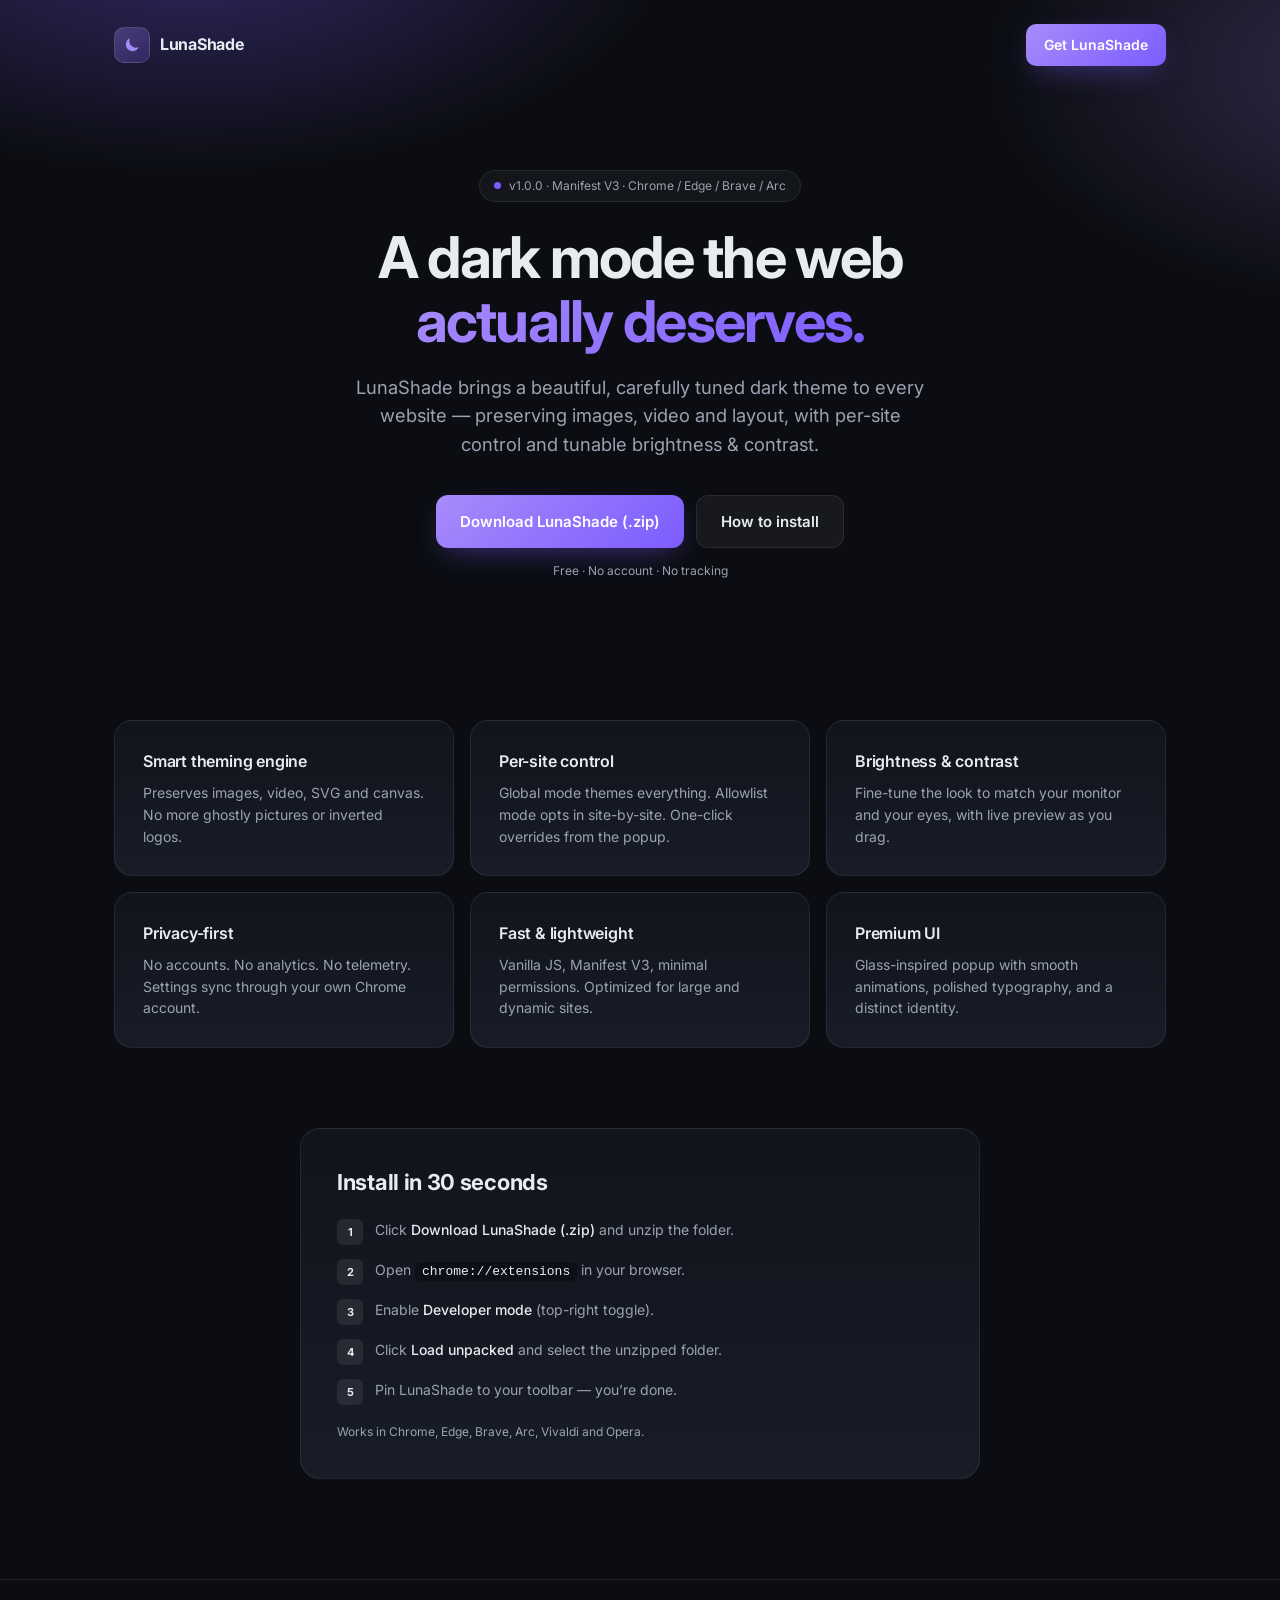
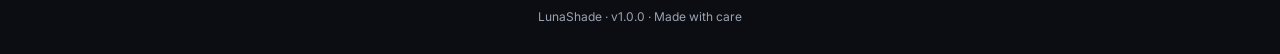
<file: index.html>
<!DOCTYPE html>
<html lang="en">
<head> 
  <meta charset="utf-8" />
  <meta name="viewport" content="width=device-width, initial-scale=1" />
  <title>LunaShade — Elegant Dark Mode for Chrome</title>
  <meta name="description" content="A premium, lightweight dark mode for the web. Smart theming, per-site control, brightness & contrast. Privacy-first. Manifest V3." />
  <meta property="og:title" content="LunaShade — Elegant Dark Mode for Chrome" />
  <meta property="og:description" content="Smart dark mode that preserves images, video and layout. Per-site control. Privacy-first. No telemetry." />
  <meta property="og:type" content="website" />
  <meta name="twitter:card" content="summary" />
  <link rel="preconnect" href="https://fonts.googleapis.com">
  <link rel="preconnect" href="https://fonts.gstatic.com" crossorigin>
  <link href="https://fonts.googleapis.com/css2?family=Inter:wght@400;500;600;700&display=swap" rel="stylesheet">
  <style>
    :root {
      --bg: #0B0D12;
      --surface: #11141C;
      --surface-2: #181C27;
      --text: #E8ECF1;
      --muted: #9AA3B2;
      --accent-1: #A78BFA;
      --accent-2: #7C5CFF;
      --border: rgba(255,255,255,0.08);
    }
    * { margin:0; padding:0; box-sizing:border-box; }
    html { scroll-behavior:smooth; }
    body {
      font-family: 'Inter', system-ui, -apple-system, sans-serif;
      background: var(--bg);
      color: var(--text);
      line-height:1.55;
      -webkit-font-smoothing: antialiased;
    }
    .container { max-width:1100px; margin:0 auto; padding:0 24px; }
    /* Header */
    header { position:relative; z-index:2; }
    .nav {
      display:flex; align-items:center; justify-content:space-between;
      padding:24px 0;
    }
    .brand {
      display:flex; align-items:center; gap:10px; font-weight:700; letter-spacing:-0.3px;
    }
    .brand-icon {
      width:36px; height:36px; border-radius:10px; display:grid; place-items:center;
      background: linear-gradient(135deg, rgba(167,139,250,0.3), rgba(124,92,255,0.2));
      border:1px solid rgba(255,255,255,0.12);
    }
    .brand-icon svg { width:20px; height:20px; }
    .btn {
      display:inline-flex; align-items:center; gap:6px;
      padding:10px 18px; border-radius:10px; font-size:14px; font-weight:600;
      border:none; cursor:pointer; text-decoration:none; transition:.2s;
    }
    .btn-primary {
      background: linear-gradient(135deg, var(--accent-1), var(--accent-2));
      color:#fff; box-shadow: 0 10px 30px -10px rgba(124,92,255,0.5);
    }
    .btn-primary:hover { filter:brightness(1.1); }
    .btn-ghost {
      background: rgba(255,255,255,0.05); color:var(--text);
      border:1px solid var(--border);
    }
    .btn-ghost:hover { background: rgba(255,255,255,0.08); }
    /* Hero */
    .hero-wrap {
      position:relative; overflow:hidden;
      background:
        radial-gradient(800px 400px at 15% -10%, rgba(124,92,255,0.35), transparent 60%),
        radial-gradient(700px 400px at 110% 10%, rgba(167,139,250,0.25), transparent 60%);
    }
    .hero { text-align:center; padding: 80px 0 100px; }
    .badge {
      display:inline-flex; align-items:center; gap:8px;
      border:1px solid var(--border); background: rgba(255,255,255,0.04);
      padding:6px 14px; border-radius:999px; font-size:12px; color:var(--muted);
      margin-bottom:24px; backdrop-filter:blur(6px);
    }
    .badge-dot { width:7px; height:7px; border-radius:50%; background: var(--accent-2); }
    h1 {
      font-size: clamp(2.2rem, 5vw, 3.6rem); font-weight:700; line-height:1.1; letter-spacing:-0.03em;
      max-width: 720px; margin:0 auto;
    }
    .gradient-text {
      background: linear-gradient(135deg, var(--accent-1), var(--accent-2));
      -webkit-background-clip: text; -webkit-text-fill-color: transparent; background-clip: text;
    }
    .lead {
      font-size: clamp(1rem, 2vw, 1.15rem); color: var(--muted);
      max-width: 580px; margin: 20px auto 0;
    }
    .actions { display:flex; flex-wrap:wrap; gap:12px; justify-content:center; margin-top:36px; }
    .actions .btn { padding:14px 24px; border-radius:12px; font-size:15px; }
    .note { margin-top:14px; font-size:12px; color: var(--muted); }
    /* Features */
    .features {
      display:grid; grid-template-columns: repeat(auto-fit, minmax(280px, 1fr)); gap:16px;
      padding: 40px 0 80px;
    }
    .card {
      background: linear-gradient(180deg, var(--surface), var(--surface-2));
      border:1px solid var(--border); border-radius:18px; padding:28px;
      transition: .2s;
    }
    .card:hover { border-color: rgba(255,255,255,0.16); transform: translateY(-2px); }
    .card h3 { font-size:16px; font-weight:600; letter-spacing:-0.2px; margin-bottom:8px; }
    .card p { font-size:14px; color: var(--muted); line-height:1.55; }
    /* Install */
    .install-section { padding-bottom: 100px; }
    .install-box {
      max-width: 680px; margin:0 auto;
      background: linear-gradient(180deg, var(--surface), var(--surface-2));
      border:1px solid var(--border); border-radius:20px; padding:36px;
    }
    .install-box h2 { font-size:22px; font-weight:700; letter-spacing:-0.3px; margin-bottom:20px; }
    .steps { list-style:none; display:flex; flex-direction:column; gap:14px; }
    .steps li { display:flex; align-items:flex-start; gap:12px; font-size:14px; color: var(--muted); }
    .step-num {
      min-width:26px; height:26px; border-radius:6px; display:grid; place-items:center;
      background: rgba(255,255,255,0.08); color: var(--text); font-size:11px; font-weight:700;
    }
    .steps li strong { color: var(--text); font-weight:500; }
    .steps code {
      background: rgba(0,0,0,0.35); padding:2px 7px; border-radius:5px; color: var(--text); font-size:13px;
    }
    .install-note { margin-top:18px; font-size:12px; color: var(--muted); }
    /* Footer */
    footer { border-top:1px solid var(--border); padding:28px 0; text-align:center; font-size:12px; color: var(--muted); }
    @media (max-width: 640px) {
      .hero { padding: 60px 0 70px; }
      .actions .btn { width:100%; justify-content:center; }
    }
  </style>
</head>
<body>
  <div class="hero-wrap">
    <header>
      <div class="container">
        <div class="nav">
          <div class="brand">
            <div class="brand-icon">
              <svg viewBox="0 0 24 24" fill="none">
                <path d="M20 14.5A8 8 0 0 1 9.5 4a8 8 0 1 0 10.5 10.5Z" fill="url(#g)"/>
                <defs><linearGradient id="g" x1="0" y1="0" x2="24" y2="24"><stop offset="0%" stop-color="#A78BFA"/><stop offset="100%" stop-color="#7C5CFF"/></linearGradient></defs>
              </svg>
            </div>
            LunaShade
          </div>
          <a class="btn btn-primary" href="#install">Get LunaShade</a>
        </div>
      </div>
    </header>

    <section class="hero">
      <div class="container">
        <div class="badge"><span class="badge-dot"></span>v1.0.0 · Manifest V3 · Chrome / Edge / Brave / Arc</div>
        <h1>A dark mode the web <span class="gradient-text">actually deserves.</span></h1>
        <p class="lead">LunaShade brings a beautiful, carefully tuned dark theme to every website — preserving images, video and layout, with per-site control and tunable brightness &amp; contrast.</p>
        <div class="actions">
          <a class="btn btn-primary" href="lunashade.zip" download>Download LunaShade (.zip)</a>
          <a class="btn btn-ghost" href="#install">How to install</a>
        </div>
        <p class="note">Free · No account · No tracking</p>
      </div>
    </section>
  </div>

  <section class="container">
    <div class="features">
      <div class="card">
        <h3>Smart theming engine</h3>
        <p>Preserves images, video, SVG and canvas. No more ghostly pictures or inverted logos.</p>
      </div>
      <div class="card">
        <h3>Per-site control</h3>
        <p>Global mode themes everything. Allowlist mode opts in site-by-site. One-click overrides from the popup.</p>
      </div>
      <div class="card">
        <h3>Brightness &amp; contrast</h3>
        <p>Fine-tune the look to match your monitor and your eyes, with live preview as you drag.</p>
      </div>
      <div class="card">
        <h3>Privacy-first</h3>
        <p>No accounts. No analytics. No telemetry. Settings sync through your own Chrome account.</p>
      </div>
      <div class="card">
        <h3>Fast &amp; lightweight</h3>
        <p>Vanilla JS, Manifest V3, minimal permissions. Optimized for large and dynamic sites.</p>
      </div>
      <div class="card">
        <h3>Premium UI</h3>
        <p>Glass-inspired popup with smooth animations, polished typography, and a distinct identity.</p>
      </div>
    </div>
  </section>

  <section class="install-section" id="install">
    <div class="container">
      <div class="install-box">
        <h2>Install in 30 seconds</h2>
        <ol class="steps">
          <li><span class="step-num">1</span><span>Click <strong>Download LunaShade (.zip)</strong> and unzip the folder.</span></li>
          <li><span class="step-num">2</span><span>Open <code>chrome://extensions</code> in your browser.</span></li>
          <li><span class="step-num">3</span><span>Enable <strong>Developer mode</strong> (top-right toggle).</span></li>
          <li><span class="step-num">4</span><span>Click <strong>Load unpacked</strong> and select the unzipped folder.</span></li>
          <li><span class="step-num">5</span><span>Pin LunaShade to your toolbar — you’re done.</span></li>
        </ol>
        <p class="install-note">Works in Chrome, Edge, Brave, Arc, Vivaldi and Opera.</p>
      </div>
    </div>
  </section>

  <footer>
    <div class="container">LunaShade · v1.0.0 · Made with care</div>
  </footer>
</body>
</html>
</file>
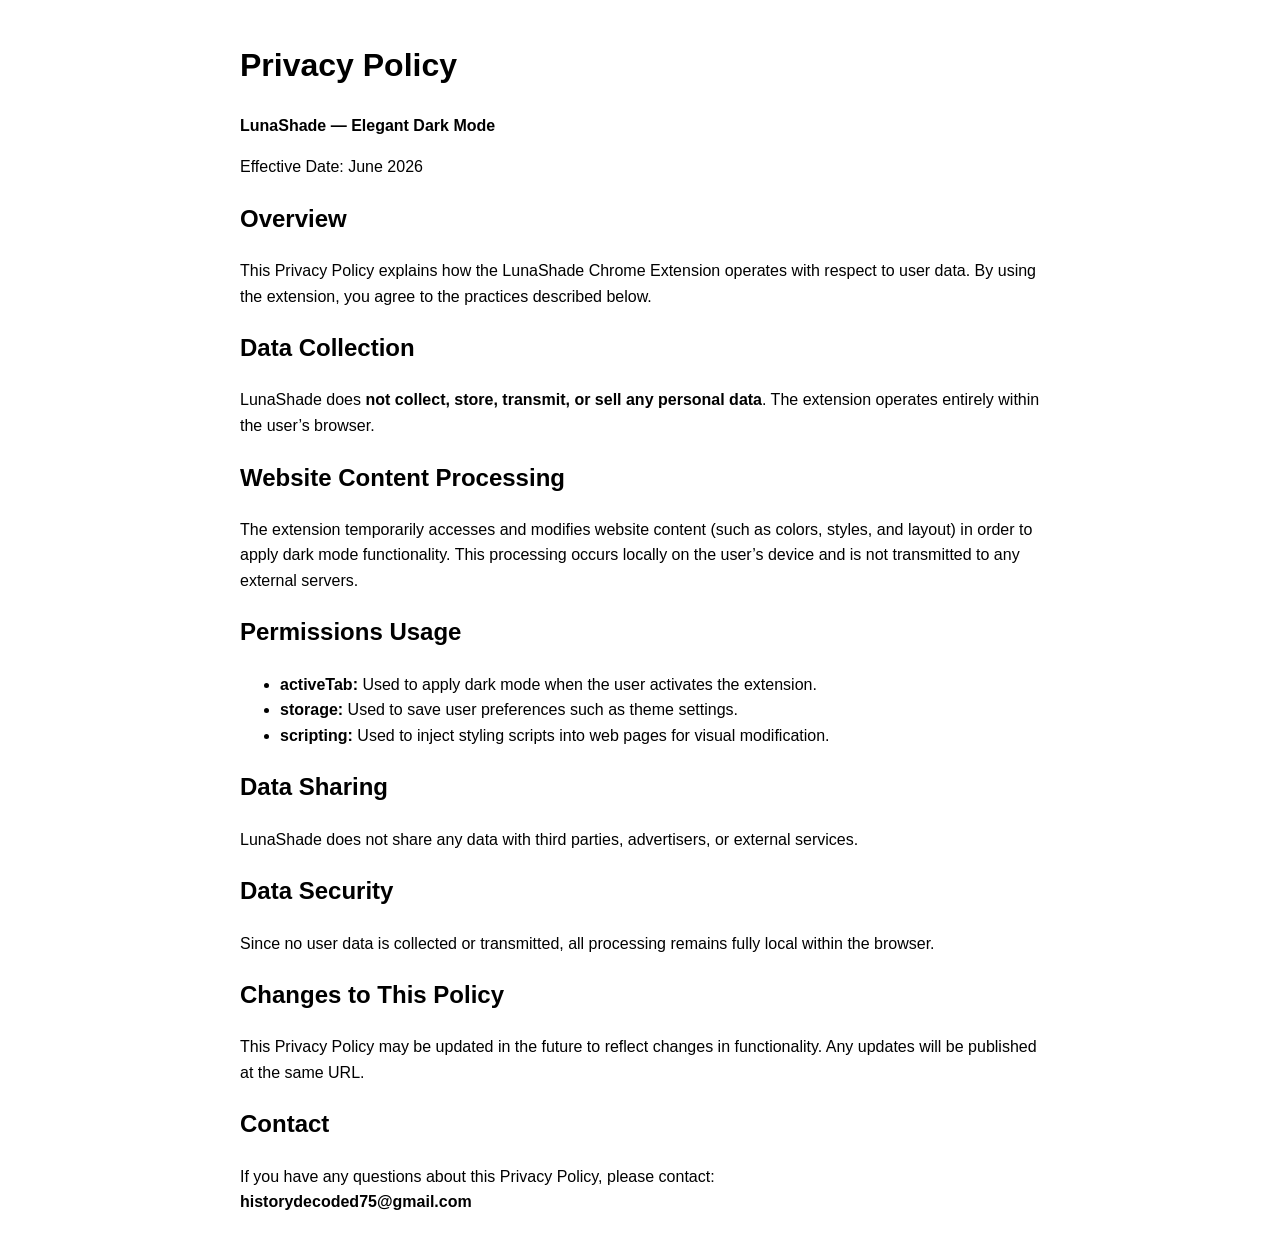
<file: privacy.html>
<!DOCTYPE html>
<html lang="en">
<head>
  <meta charset="UTF-8">
  <title>Privacy Policy - LunaShade</title>
</head>
<body style="font-family: Arial, sans-serif; line-height: 1.6; max-width: 800px; margin: 40px auto; padding: 0 20px;">

  <h1>Privacy Policy</h1>

  <p><strong>LunaShade — Elegant Dark Mode</strong></p>

  <p>Effective Date: June 2026</p>

  <h2>Overview</h2>
  <p>
    This Privacy Policy explains how the LunaShade Chrome Extension operates with respect to user data.
    By using the extension, you agree to the practices described below.
  </p>

  <h2>Data Collection</h2>
  <p>
    LunaShade does <strong>not collect, store, transmit, or sell any personal data</strong>.
    The extension operates entirely within the user’s browser.
  </p>

  <h2>Website Content Processing</h2>
  <p>
    The extension temporarily accesses and modifies website content (such as colors, styles, and layout)
    in order to apply dark mode functionality. This processing occurs locally on the user’s device and is
    not transmitted to any external servers.
  </p>

  <h2>Permissions Usage</h2>
  <ul>
    <li><strong>activeTab:</strong> Used to apply dark mode when the user activates the extension.</li>
    <li><strong>storage:</strong> Used to save user preferences such as theme settings.</li>
    <li><strong>scripting:</strong> Used to inject styling scripts into web pages for visual modification.</li>
  </ul>

  <h2>Data Sharing</h2>
  <p>
    LunaShade does not share any data with third parties, advertisers, or external services.
  </p>

  <h2>Data Security</h2>
  <p>
    Since no user data is collected or transmitted, all processing remains fully local within the browser.
  </p>

  <h2>Changes to This Policy</h2>
  <p>
    This Privacy Policy may be updated in the future to reflect changes in functionality.
    Any updates will be published at the same URL.
  </p>

  <h2>Contact</h2>
  <p>
    If you have any questions about this Privacy Policy, please contact:<br>
    <strong>historydecoded75@gmail.com</strong>
  </p>

</body>
</html>
</file>
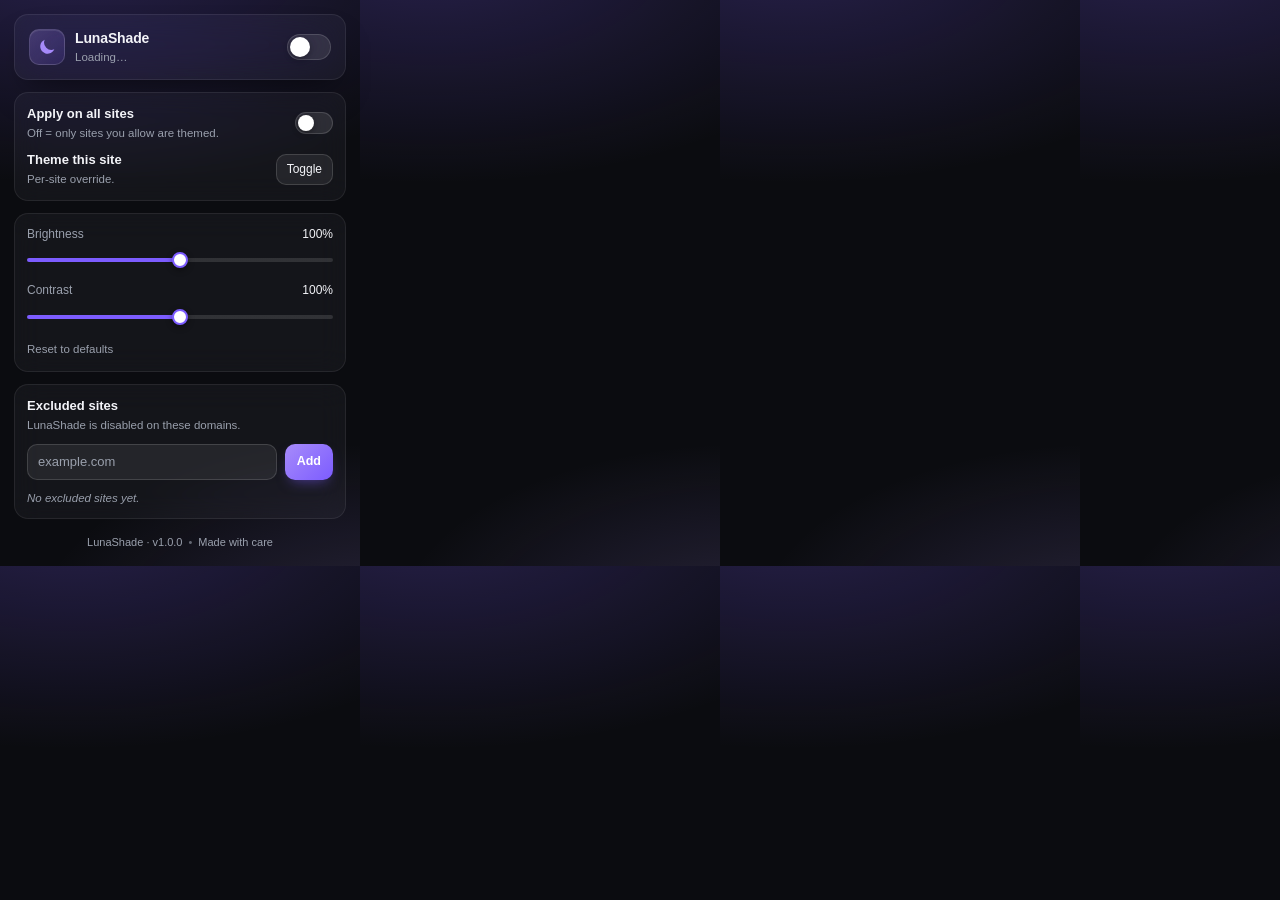
<file: extension/popup/popup.html>
<!doctype html>
<html lang="en">
  <head>
    <meta charset="utf-8" />
    <meta name="viewport" content="width=device-width, initial-scale=1" />
    <title>LunaShade</title>
    <link rel="stylesheet" href="popup.css" />
  </head>
  <body>
    <main class="app" role="main">
      <header class="header">
        <div class="brand">
          <div class="brand-mark" aria-hidden="true">
            <svg viewBox="0 0 24 24" width="22" height="22" fill="none">
              <path
                d="M20 14.5A8 8 0 0 1 9.5 4a8 8 0 1 0 10.5 10.5Z"
                fill="url(#g)"
              />
              <defs>
                <linearGradient id="g" x1="0" y1="0" x2="24" y2="24">
                  <stop offset="0%" stop-color="#A78BFA" />
                  <stop offset="100%" stop-color="#7C5CFF" />
                </linearGradient>
              </defs>
            </svg>
          </div>
          <div class="brand-text">
            <h1>LunaShade</h1>
            <p id="site-label">Loading…</p>
          </div>
        </div>
        <label class="switch" title="Enable LunaShade">
          <input type="checkbox" id="toggle-enabled" />
          <span class="track"><span class="thumb"></span></span>
        </label>
      </header>

      <section class="card" aria-label="Scope">
        <div class="row">
          <div>
            <h2>Apply on all sites</h2>
            <p class="hint">Off = only sites you allow are themed.</p>
          </div>
          <label class="switch small">
            <input type="checkbox" id="toggle-global" />
            <span class="track"><span class="thumb"></span></span>
          </label>
        </div>
        <div class="row">
          <div>
            <h2 id="site-action-label">Theme this site</h2>
            <p class="hint" id="site-action-hint">Per-site override.</p>
          </div>
          <button class="ghost" id="site-action-btn" type="button">Toggle</button>
        </div>
      </section>

      <section class="card" aria-label="Appearance">
        <div class="slider-row">
          <div class="slider-head">
            <span>Brightness</span>
            <span class="value" id="brightness-value">100%</span>
          </div>
          <input
            type="range"
            id="brightness"
            min="50"
            max="150"
            step="1"
            value="100"
          />
        </div>
        <div class="slider-row">
          <div class="slider-head">
            <span>Contrast</span>
            <span class="value" id="contrast-value">100%</span>
          </div>
          <input
            type="range"
            id="contrast"
            min="50"
            max="150"
            step="1"
            value="100"
          />
        </div>
        <button class="link" id="reset-appearance" type="button">Reset to defaults</button>
      </section>

      <section class="card" aria-label="Excluded sites">
        <div class="row">
          <div>
            <h2>Excluded sites</h2>
            <p class="hint">LunaShade is disabled on these domains.</p>
          </div>
        </div>
        <form class="add-row" id="add-form" autocomplete="off">
          <input
            type="text"
            id="exclusion-input"
            placeholder="example.com"
            spellcheck="false"
            aria-label="Domain to exclude"
          />
          <button type="submit" class="primary">Add</button>
        </form>
        <ul class="chip-list" id="exclusion-list" aria-live="polite"></ul>
        <p class="empty" id="exclusion-empty">No excluded sites yet.</p>
      </section>

      <footer class="footer">
        <span>LunaShade · v1.0.0</span>
        <span class="dot">•</span>
        <span>Made with care</span>
      </footer>
    </main>
    <script src="popup.js"></script>
  </body>
</html>
</file>
<file: extension/popup/popup.css>
/* LunaShade — Popup styles
 * Premium, glass-inspired dark UI. No external fonts or libraries. */

:root {
  --bg: #0b0c10;
  --bg-elev: rgba(255, 255, 255, 0.04);
  --bg-elev-strong: rgba(255, 255, 255, 0.07);
  --border: rgba(255, 255, 255, 0.08);
  --border-strong: rgba(255, 255, 255, 0.14);
  --fg: #f3f4f8;
  --muted: #9aa0ad;
  --accent: #7c5cff;
  --accent-2: #a78bfa;
  --danger: #ff6b81;
  --shadow: 0 20px 40px -20px rgba(0, 0, 0, 0.55),
    0 8px 20px -12px rgba(0, 0, 0, 0.45);
  --radius: 14px;
  --radius-sm: 10px;
}

* {
  box-sizing: border-box;
  margin: 0;
  padding: 0;
}

html,
body {
  width: 360px;
  background: transparent;
  color: var(--fg);
  font-family:
    -apple-system, BlinkMacSystemFont, "SF Pro Text", "Inter",
    "Segoe UI", Roboto, Helvetica, Arial, sans-serif;
  font-size: 13px;
  line-height: 1.4;
  -webkit-font-smoothing: antialiased;
}

body {
  background:
    radial-gradient(800px 400px at 20% -10%, rgba(124, 92, 255, 0.25), transparent 60%),
    radial-gradient(600px 300px at 110% 110%, rgba(167, 139, 250, 0.18), transparent 60%),
    var(--bg);
}

.app {
  padding: 14px;
  display: flex;
  flex-direction: column;
  gap: 12px;
}

/* Header */
.header {
  display: flex;
  align-items: center;
  justify-content: space-between;
  padding: 14px;
  background: var(--bg-elev);
  border: 1px solid var(--border);
  border-radius: var(--radius);
  backdrop-filter: blur(20px) saturate(140%);
  -webkit-backdrop-filter: blur(20px) saturate(140%);
  box-shadow: var(--shadow);
}

.brand {
  display: flex;
  align-items: center;
  gap: 10px;
  min-width: 0;
}

.brand-mark {
  width: 36px;
  height: 36px;
  border-radius: 10px;
  display: grid;
  place-items: center;
  background:
    linear-gradient(135deg, rgba(167, 139, 250, 0.25), rgba(124, 92, 255, 0.15));
  border: 1px solid var(--border-strong);
  box-shadow: inset 0 1px 0 rgba(255, 255, 255, 0.08);
}

.brand-text {
  min-width: 0;
}

.brand-text h1 {
  font-size: 14px;
  font-weight: 600;
  letter-spacing: -0.01em;
}

.brand-text p {
  font-size: 11.5px;
  color: var(--muted);
  white-space: nowrap;
  overflow: hidden;
  text-overflow: ellipsis;
  max-width: 200px;
}

/* Cards */
.card {
  background: var(--bg-elev);
  border: 1px solid var(--border);
  border-radius: var(--radius);
  padding: 12px;
  display: flex;
  flex-direction: column;
  gap: 10px;
  backdrop-filter: blur(14px) saturate(130%);
  -webkit-backdrop-filter: blur(14px) saturate(130%);
}

.row {
  display: flex;
  align-items: center;
  justify-content: space-between;
  gap: 12px;
}

.row h2 {
  font-size: 13px;
  font-weight: 600;
}

.hint {
  color: var(--muted);
  font-size: 11.5px;
  margin-top: 2px;
}

/* Toggle switch */
.switch {
  position: relative;
  display: inline-block;
  width: 44px;
  height: 26px;
  flex: 0 0 auto;
}

.switch.small {
  width: 38px;
  height: 22px;
}

.switch input {
  opacity: 0;
  width: 0;
  height: 0;
}

.switch .track {
  position: absolute;
  inset: 0;
  background: rgba(255, 255, 255, 0.1);
  border: 1px solid var(--border-strong);
  border-radius: 999px;
  transition: background 180ms ease, border-color 180ms ease;
}

.switch .thumb {
  position: absolute;
  top: 2px;
  left: 2px;
  width: 20px;
  height: 20px;
  border-radius: 50%;
  background: #fff;
  box-shadow: 0 2px 6px rgba(0, 0, 0, 0.35);
  transition: transform 200ms cubic-bezier(0.2, 0.8, 0.2, 1);
}

.switch.small .thumb {
  width: 16px;
  height: 16px;
}

.switch input:checked + .track {
  background: linear-gradient(135deg, var(--accent-2), var(--accent));
  border-color: transparent;
}

.switch input:checked + .track .thumb {
  transform: translateX(18px);
}

.switch.small input:checked + .track .thumb {
  transform: translateX(16px);
}

.switch input:focus-visible + .track {
  outline: 2px solid var(--accent-2);
  outline-offset: 2px;
}

/* Buttons */
button {
  font: inherit;
  color: inherit;
  cursor: pointer;
  border: none;
  background: none;
}

.primary {
  background: linear-gradient(135deg, var(--accent-2), var(--accent));
  color: #fff;
  padding: 8px 12px;
  border-radius: var(--radius-sm);
  font-weight: 600;
  font-size: 12.5px;
  transition: transform 120ms ease, box-shadow 120ms ease, filter 120ms ease;
  box-shadow: 0 6px 14px -6px rgba(124, 92, 255, 0.6);
}

.primary:hover { filter: brightness(1.06); }
.primary:active { transform: translateY(1px); }

.ghost {
  background: var(--bg-elev-strong);
  border: 1px solid var(--border-strong);
  color: var(--fg);
  padding: 6px 10px;
  border-radius: var(--radius-sm);
  font-size: 12px;
  font-weight: 500;
  transition: background 120ms ease;
}
.ghost:hover { background: rgba(255, 255, 255, 0.1); }

.link {
  align-self: flex-start;
  font-size: 11.5px;
  color: var(--muted);
  text-decoration: none;
  padding: 2px 0;
  transition: color 120ms ease;
}
.link:hover { color: var(--fg); }

/* Sliders */
.slider-row { display: flex; flex-direction: column; gap: 6px; }
.slider-head {
  display: flex;
  justify-content: space-between;
  font-size: 12px;
  color: var(--muted);
}
.slider-head .value { color: var(--fg); font-variant-numeric: tabular-nums; }

input[type="range"] {
  -webkit-appearance: none;
  appearance: none;
  width: 100%;
  background: transparent;
  height: 24px;
}

input[type="range"]::-webkit-slider-runnable-track {
  height: 4px;
  background: linear-gradient(
    to right,
    var(--accent) 0%,
    var(--accent) var(--p, 50%),
    rgba(255, 255, 255, 0.12) var(--p, 50%),
    rgba(255, 255, 255, 0.12) 100%
  );
  border-radius: 999px;
}

input[type="range"]::-webkit-slider-thumb {
  -webkit-appearance: none;
  appearance: none;
  width: 16px;
  height: 16px;
  border-radius: 50%;
  background: #fff;
  margin-top: -6px;
  box-shadow: 0 2px 6px rgba(0, 0, 0, 0.4);
  border: 2px solid var(--accent);
  transition: transform 120ms ease;
}
input[type="range"]:active::-webkit-slider-thumb { transform: scale(1.1); }

/* Add exclusion row */
.add-row { display: flex; gap: 8px; }
.add-row input {
  flex: 1;
  background: var(--bg-elev-strong);
  border: 1px solid var(--border-strong);
  color: var(--fg);
  padding: 8px 10px;
  border-radius: var(--radius-sm);
  font: inherit;
  outline: none;
  transition: border-color 120ms ease, box-shadow 120ms ease;
}
.add-row input::placeholder { color: var(--muted); }
.add-row input:focus {
  border-color: var(--accent);
  box-shadow: 0 0 0 3px rgba(124, 92, 255, 0.25);
}

/* Chips */
.chip-list {
  list-style: none;
  display: flex;
  flex-wrap: wrap;
  gap: 6px;
}
.chip-list:empty { display: none; }
.chip {
  display: inline-flex;
  align-items: center;
  gap: 6px;
  padding: 4px 8px 4px 10px;
  background: var(--bg-elev-strong);
  border: 1px solid var(--border-strong);
  border-radius: 999px;
  font-size: 12px;
  animation: pop 160ms ease;
}
.chip button {
  width: 16px;
  height: 16px;
  display: grid;
  place-items: center;
  border-radius: 50%;
  color: var(--muted);
  transition: color 120ms ease, background 120ms ease;
}
.chip button:hover { color: var(--fg); background: rgba(255, 255, 255, 0.08); }

.empty {
  color: var(--muted);
  font-size: 11.5px;
  font-style: italic;
}
.empty.hidden { display: none; }

@keyframes pop {
  from { opacity: 0; transform: scale(0.96); }
  to   { opacity: 1; transform: scale(1); }
}

/* Footer */
.footer {
  display: flex;
  justify-content: center;
  align-items: center;
  gap: 6px;
  color: var(--muted);
  font-size: 11px;
  padding: 4px 0 2px;
}
.footer .dot { opacity: 0.6; }

/* Focus outlines */
button:focus-visible,
input:focus-visible {
  outline: 2px solid var(--accent-2);
  outline-offset: 2px;
  border-radius: 8px;
}
</file>
